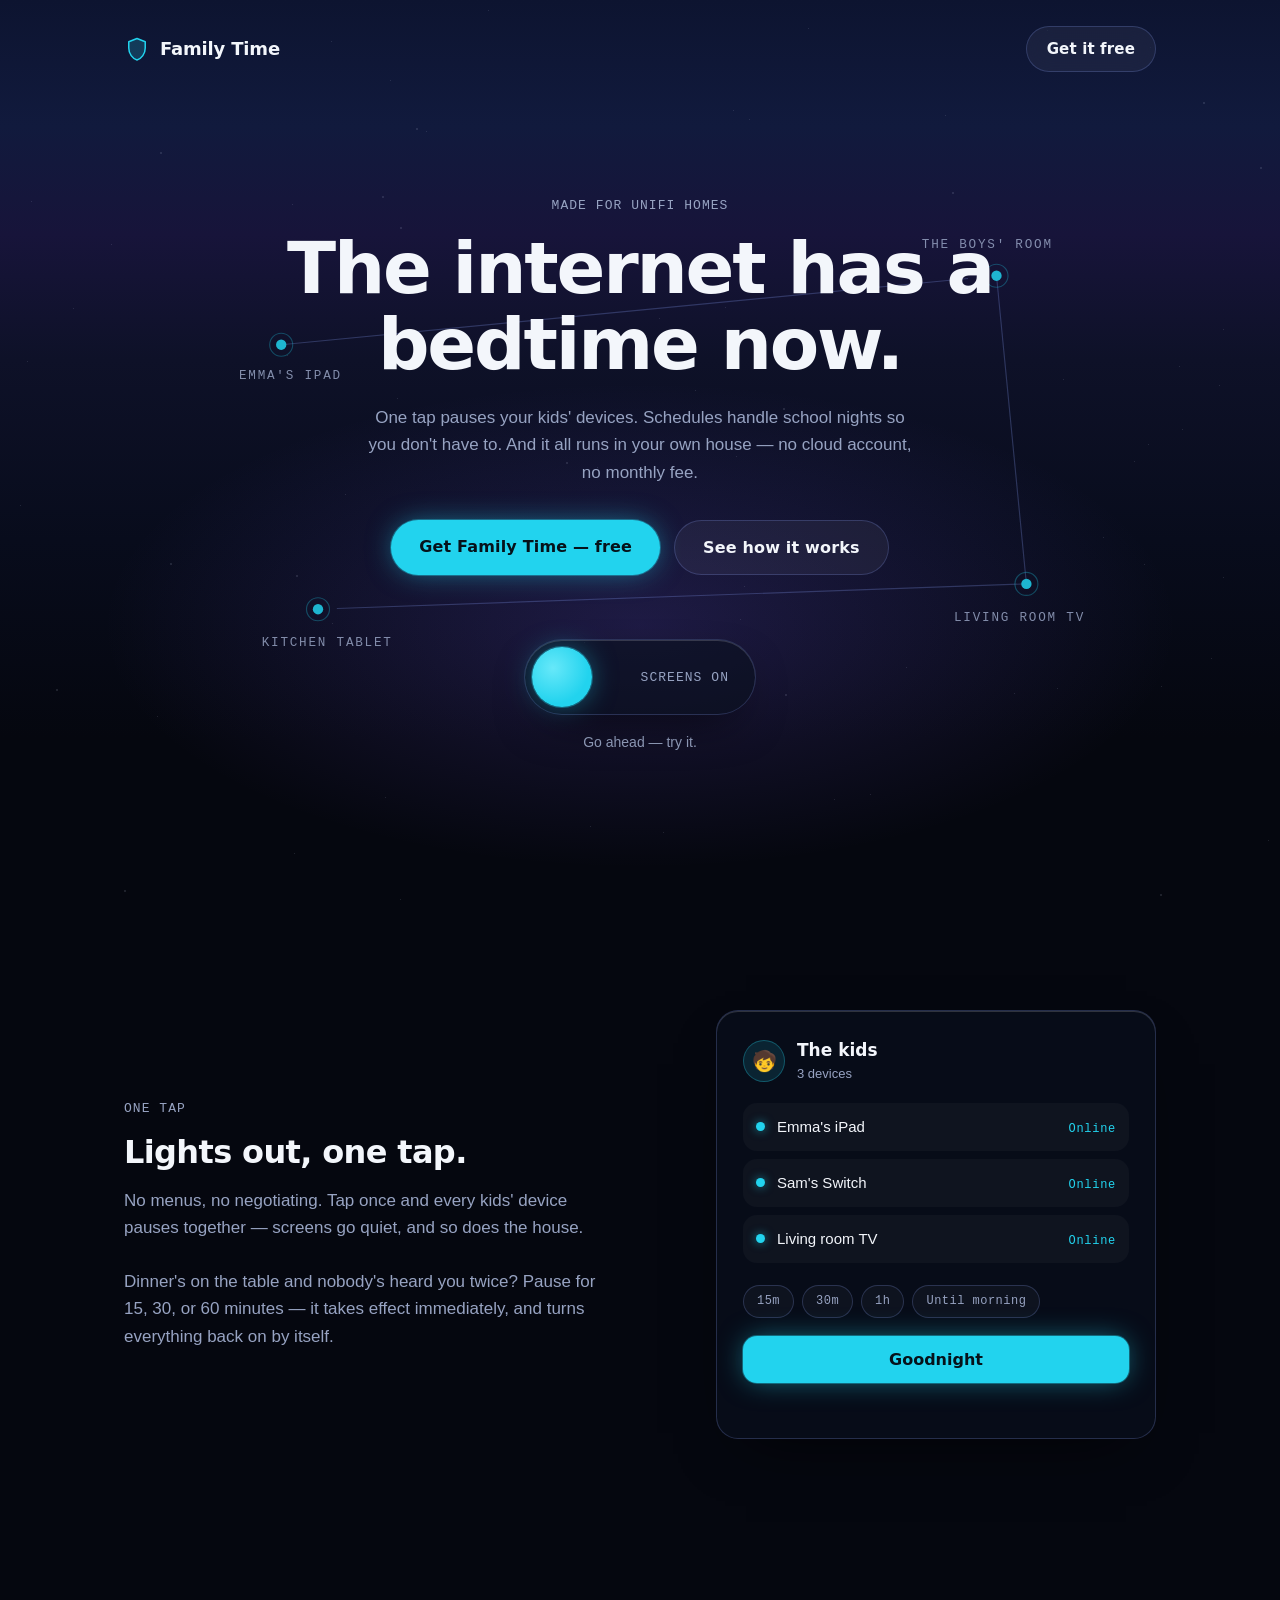
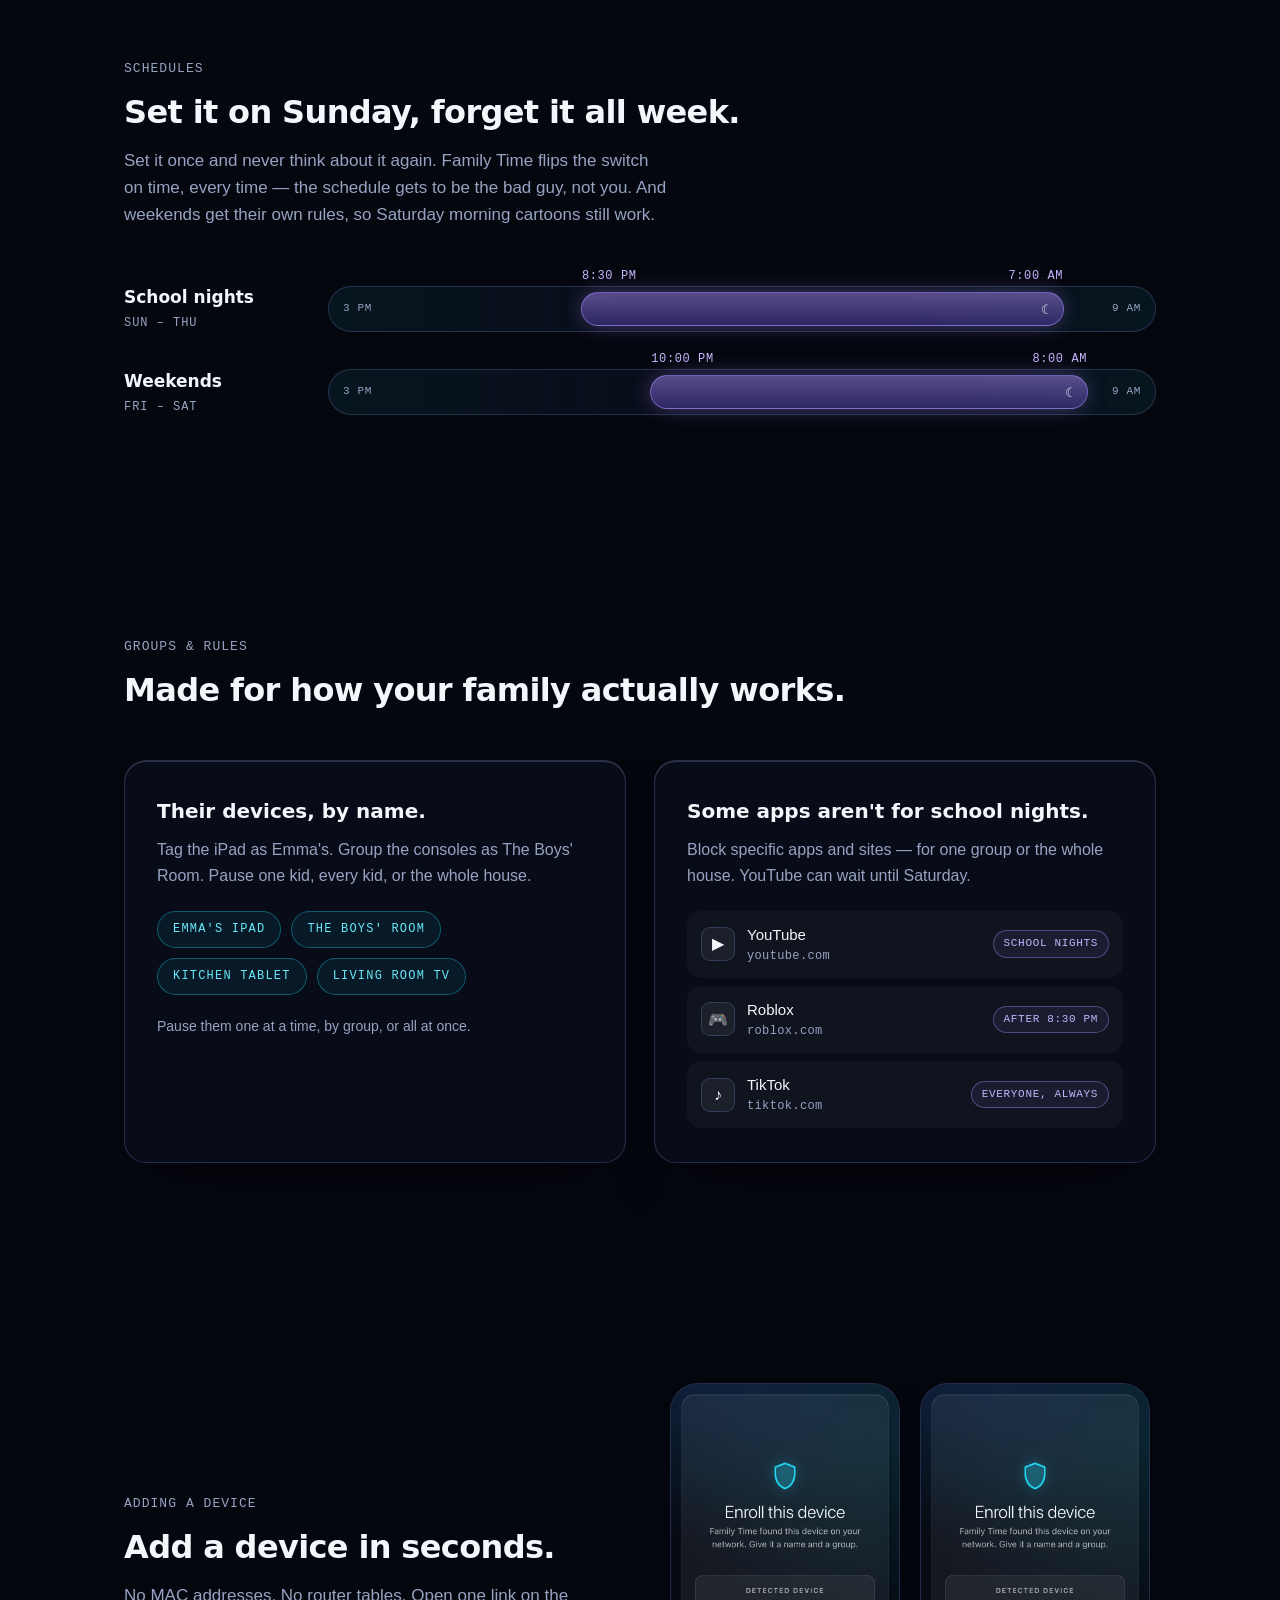
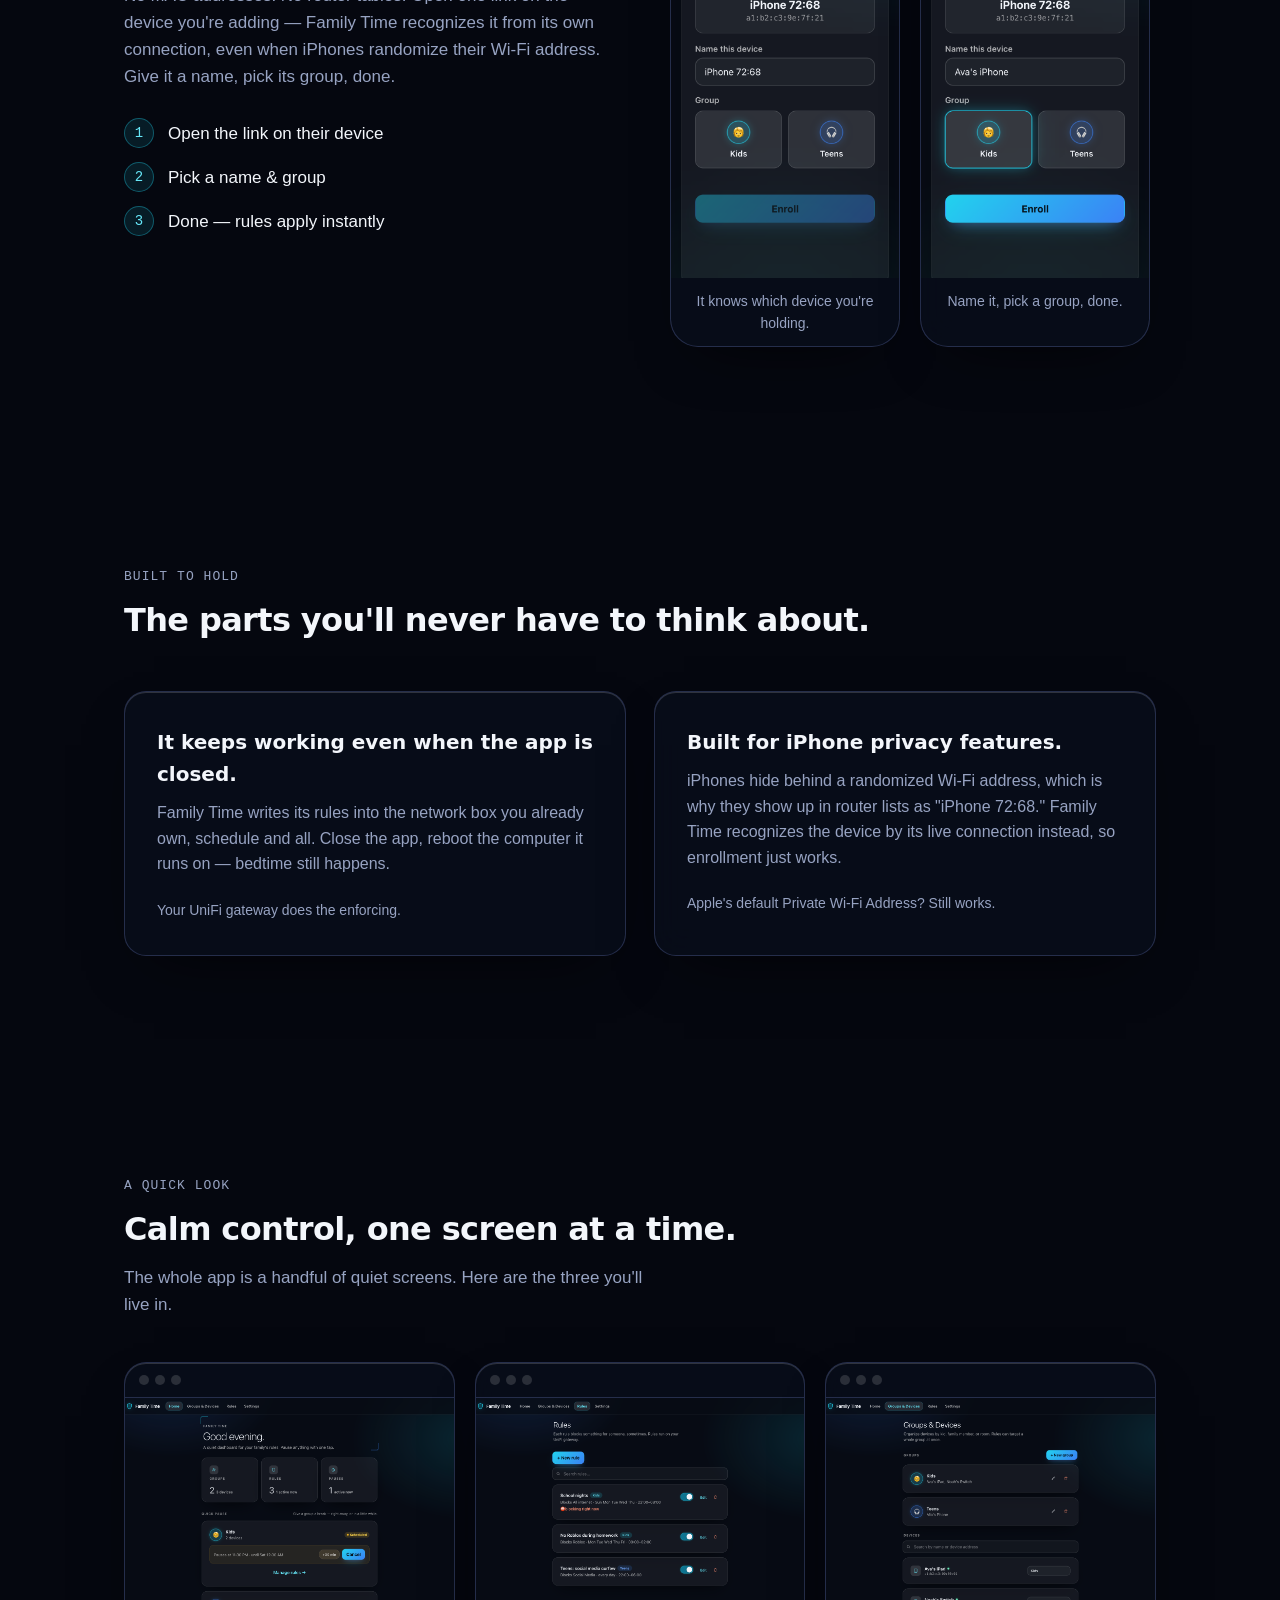
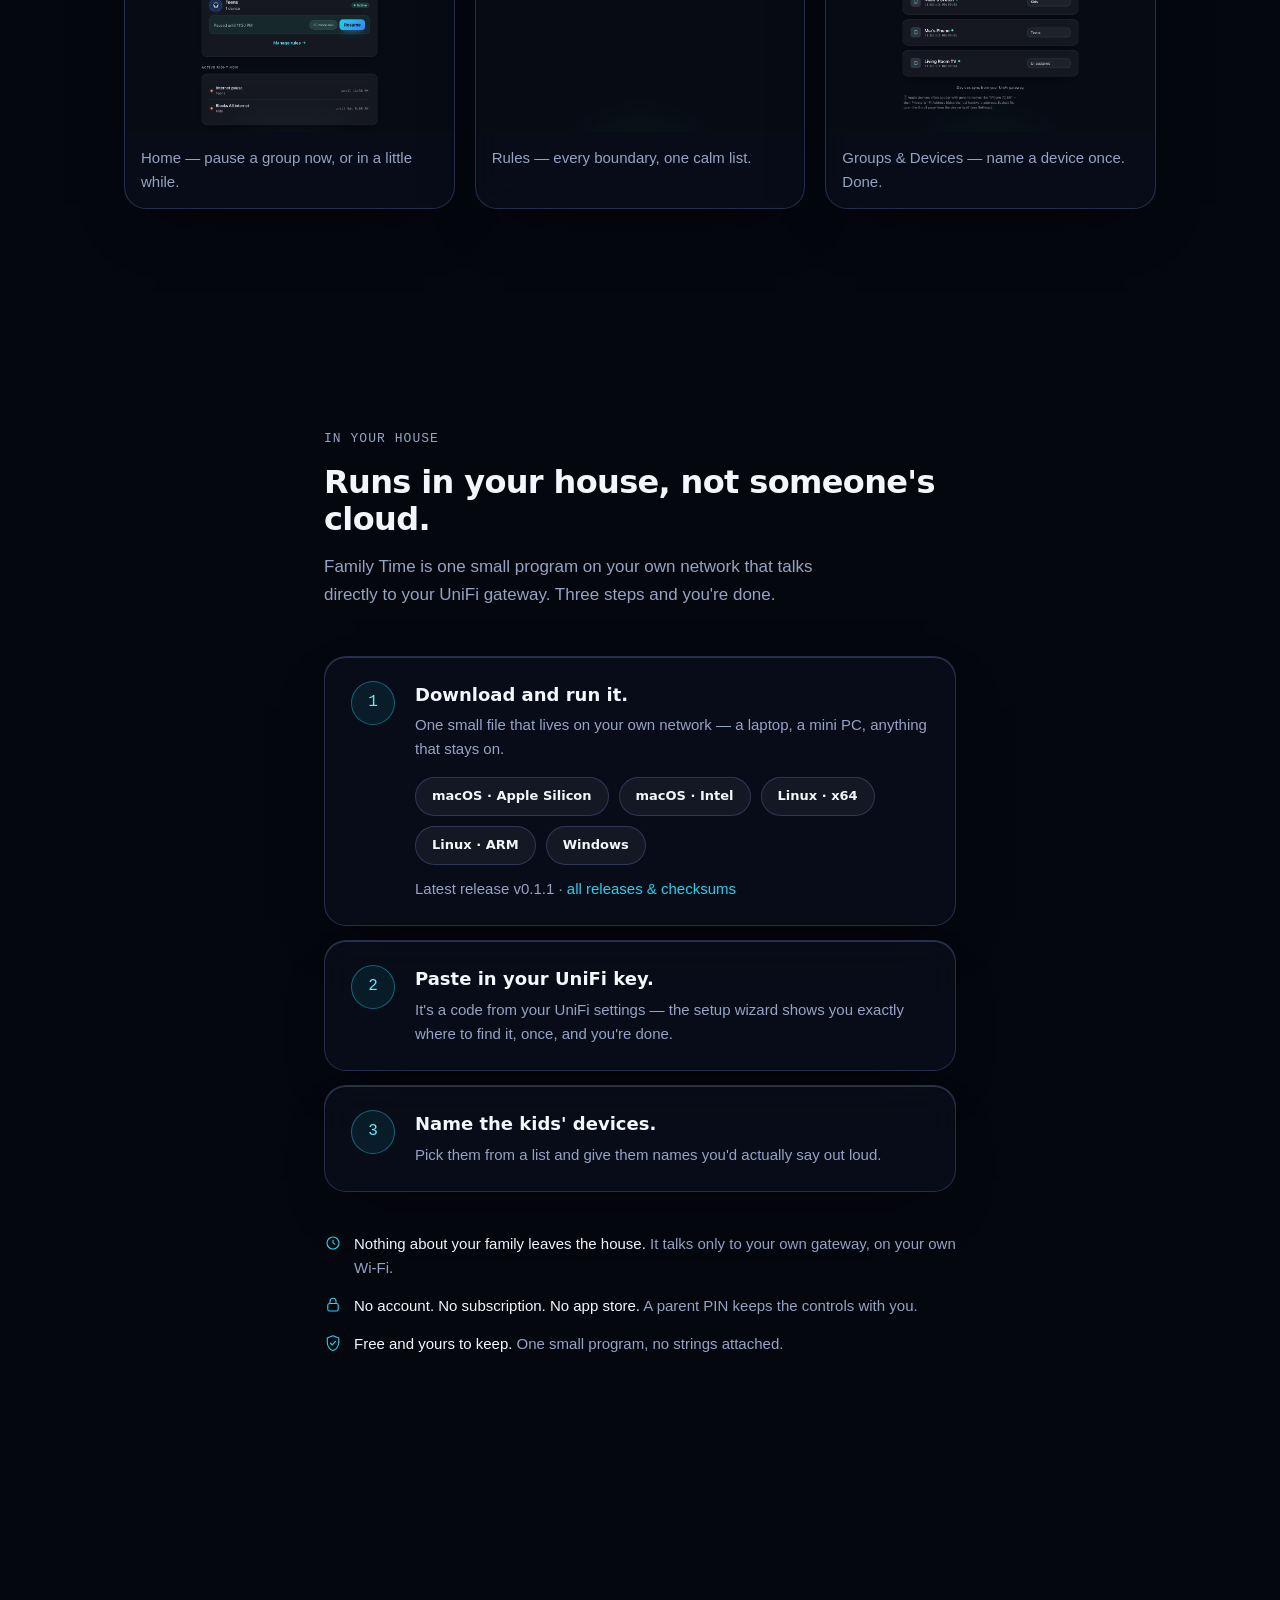
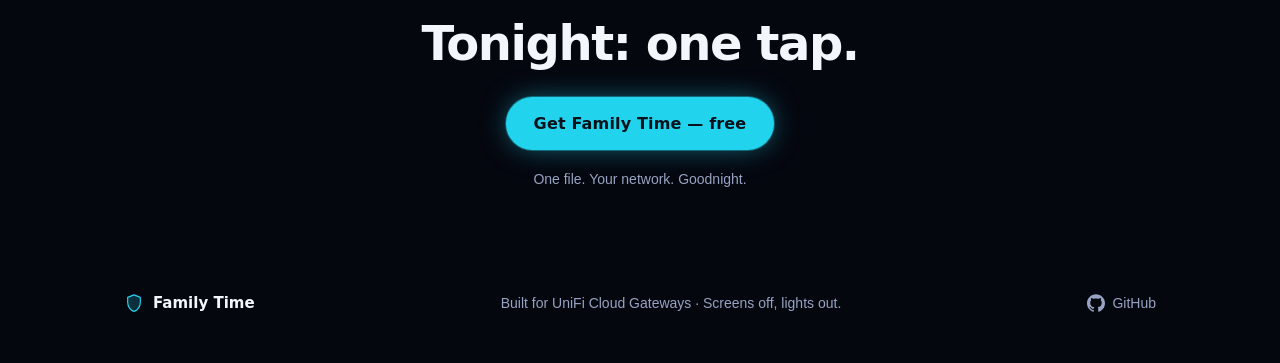
<file: landing/index.html>
<!doctype html>
<html lang="en">
<head>
<meta charset="utf-8">
<meta name="viewport" content="width=device-width, initial-scale=1">
<meta name="theme-color" content="#05070f">
<meta name="description" content="Family Time — one-tap screen-time control for homes with a UniFi gateway. Pause kids' devices, set school-night schedules, block apps by name. No cloud, no subscription.">
<title>Family Time — the internet has a bedtime now</title>
<link rel="icon" href="data:image/svg+xml,%3Csvg xmlns='http://www.w3.org/2000/svg' viewBox='0 0 32 32'%3E%3Crect width='32' height='32' rx='8' fill='%23070b14'/%3E%3Cpath d='M16 5L8 8v6c0 6 3.4 10 8 11.5C20.6 24 24 20 24 14V8l-8-3z' fill='%2322d3ee' fill-opacity='0.28' stroke='%2322d3ee' stroke-width='1.6'/%3E%3C/svg%3E">
<style>
/* ---------- tokens ---------- */
:root{
  --void:#05070f;
  --void-2:#0a0f1c;
  --panel:rgba(11,17,32,.62);
  --panel-solid:#0b1120;
  --text:#f3f6fb;
  --dim:#97a3c2;
  --cyan:#22d3ee;
  --cyan-bright:#67e8f9;
  --violet:#a78bfa;
  --violet-bright:#c4b5fd;
  --edge:rgba(143,165,255,.22);
  --edge-hi:rgba(255,255,255,.16);
  --ink:#06121a;
  --font-display:"Space Grotesk","Avenir Next","Segoe UI Variable Display",system-ui,sans-serif;
  --font-body:Inter,-apple-system,BlinkMacSystemFont,"Segoe UI",Roboto,sans-serif;
  --font-mono:ui-monospace,"SF Mono","Cascadia Code",Menlo,Consolas,monospace;
  --radius-lg:22px;
  --radius-md:14px;
  --glow-cyan:0 0 0 1px rgba(34,211,238,.35),0 0 28px -4px rgba(34,211,238,.55);
  --glow-violet:0 0 0 1px rgba(167,139,250,.35),0 0 28px -4px rgba(167,139,250,.55);
  --dur-sky:1.6s;
}
*{margin:0;padding:0;box-sizing:border-box}
html{scroll-behavior:smooth}
body{
  background:var(--void);
  color:var(--text);
  font-family:var(--font-body);
  font-size:1.0625rem;
  line-height:1.6;
  overflow-x:hidden;
}
::selection{background:rgba(34,211,238,.35)}

/* ---------- the sky ---------- */
.sky{
  position:absolute;inset:0;z-index:-3;
  background:
    linear-gradient(180deg,
      #0d1430 0%,
      #111a3d 14%,
      #17143a 26%,
      #0e1128 40%,
      #080c1c 60%,
      var(--void) 82%);
}
.sky::after{ /* violet dusk horizon low in the hero */
  content:"";position:absolute;left:0;right:0;top:38vh;height:70vh;
  background:radial-gradient(60% 55% at 50% 45%,rgba(124,93,250,.20),transparent 70%);
}
.sky-night{
  position:fixed;inset:0;z-index:-2;pointer-events:none;
  background:radial-gradient(120% 90% at 50% 0%,#070b17 0%,var(--void) 60%);
  opacity:0;transition:opacity var(--dur-sky) ease;
}
body.asleep .sky-night{opacity:.94}
.stars{position:fixed;inset:0;z-index:-1;pointer-events:none}
.stars span{
  position:absolute;border-radius:50%;
  background:#dbe6ff;
  opacity:.16;
  transition:opacity 1.2s ease;
}
body.asleep .stars span{opacity:var(--o,.9)}
@keyframes twinkle{0%,100%{transform:scale(1)}50%{transform:scale(.45)}}
body.asleep .stars span.tw{animation:twinkle 4s ease-in-out infinite}

/* ---------- shared layout ---------- */
.wrap{max-width:1080px;margin:0 auto;padding:0 24px}
section{padding:110px 0}
.eyebrow{
  font-family:var(--font-mono);font-size:.8125rem;font-weight:500;
  letter-spacing:.08em;text-transform:uppercase;color:var(--dim);
  margin-bottom:14px;
}
h1,h2,h3{font-family:var(--font-display);font-weight:600;color:var(--text)}
h2{font-size:2rem;letter-spacing:-.02em;line-height:1.15;margin-bottom:16px}
h3{font-size:1.25rem;margin-bottom:10px}
.lede{color:var(--dim);max-width:34rem}
.lede b{color:var(--text);font-weight:500}

/* glass panel */
.glass{
  background:var(--panel);
  -webkit-backdrop-filter:blur(16px);backdrop-filter:blur(16px);
  border:1px solid var(--edge);
  border-radius:var(--radius-lg);
  box-shadow:0 24px 60px -30px rgba(0,0,0,.8),inset 0 1px 0 var(--edge-hi);
}

/* buttons */
.btn{
  display:inline-block;font-family:var(--font-display);font-weight:600;
  font-size:1rem;text-decoration:none;border-radius:999px;
  padding:14px 28px;letter-spacing:.01em;cursor:pointer;border:0;
  transition:transform .2s ease,box-shadow .2s ease,background .2s ease;
}
.btn-primary{background:var(--cyan);color:var(--ink);box-shadow:var(--glow-cyan)}
.btn-primary:hover{background:var(--cyan-bright);transform:translateY(-2px)}
.btn-ghost{
  background:rgba(255,255,255,.05);color:var(--text);
  border:1px solid var(--edge);
  -webkit-backdrop-filter:blur(12px);backdrop-filter:blur(12px);
}
.btn-ghost:hover{border-color:rgba(143,165,255,.45);transform:translateY(-2px)}
a:focus-visible,button:focus-visible{outline:2px solid var(--cyan);outline-offset:3px;border-radius:8px}
.btn:focus-visible{border-radius:999px}

/* download links */
.dl-row{display:flex;flex-wrap:wrap;gap:10px;margin-top:16px}
.dl-btn{
  font-family:var(--font-display);font-weight:600;font-size:.8125rem;
  color:var(--text);text-decoration:none;border-radius:999px;padding:8px 16px;
  background:rgba(255,255,255,.05);border:1px solid var(--edge);
  transition:border-color .2s ease,transform .2s ease;
}
.dl-btn:hover{border-color:rgba(34,211,238,.5);transform:translateY(-1px)}
.dl-note{font-size:.8125rem;color:var(--dim);margin-top:12px}
.dl-note a{color:var(--cyan);text-decoration:none}
.dl-note a:hover{text-decoration:underline}

/* ---------- nav ---------- */
nav{position:absolute;top:0;left:0;right:0;z-index:10;padding:26px 0}
nav .wrap{display:flex;align-items:center;justify-content:space-between}
.brand{display:flex;align-items:center;gap:10px;text-decoration:none}
.brand svg{display:block}
.wordmark{font-family:var(--font-display);font-weight:600;font-size:1.125rem;color:var(--text);letter-spacing:-.01em}
.nav-cta{font-size:.9375rem;padding:10px 20px}

/* ---------- hero ---------- */
.hero{
  min-height:100svh;display:flex;flex-direction:column;justify-content:center;
  text-align:center;position:relative;padding:140px 0 90px;
}
.hero h1{
  font-size:clamp(2.6rem,6vw,4.5rem);
  letter-spacing:-.03em;line-height:1.05;
  max-width:15ch;margin:0 auto 22px;
}
.hero .lede{margin:0 auto 34px}
.hero-ctas{display:flex;gap:14px;justify-content:center;flex-wrap:wrap;margin-bottom:64px}

/* constellation behind hero copy */
.constellation{
  position:absolute;inset:0;z-index:-1;pointer-events:none;
  display:flex;align-items:center;justify-content:center;
}
.constellation svg{width:min(920px,96vw);height:auto;opacity:.85}
.c-line{
  stroke:rgba(143,165,255,.30);stroke-width:1;
  stroke-dasharray:600;stroke-dashoffset:0;
  transition:opacity var(--dur-sky) ease;
}
body.asleep .c-line{opacity:.3}
.c-star{fill:var(--cyan);transition:fill .5s ease}
.c-halo{fill:none;stroke:rgba(34,211,238,.35);transition:stroke .5s ease}
body.asleep .c-star{fill:var(--violet)}
body.asleep .c-halo{stroke:rgba(167,139,250,.4)}
body.asleep .c-star.d2,body.asleep .c-halo.d2{transition-delay:.15s}
body.asleep .c-star.d3,body.asleep .c-halo.d3{transition-delay:.3s}
body.asleep .c-star.d4,body.asleep .c-halo.d4{transition-delay:.45s}
.c-label{
  font-family:var(--font-mono);font-size:11px;letter-spacing:.14em;
  fill:#97a3c2;
}

/* ---------- goodnight switch ---------- */
.gn-zone{display:flex;flex-direction:column;align-items:center;gap:16px}
.gn-switch{
  position:relative;width:232px;height:76px;border-radius:999px;
  background:var(--panel);
  -webkit-backdrop-filter:blur(16px);backdrop-filter:blur(16px);
  border:1px solid var(--edge);
  box-shadow:0 18px 50px -22px rgba(0,0,0,.85),inset 0 1px 0 var(--edge-hi);
  cursor:pointer;
}
.gn-label{
  position:absolute;top:50%;transform:translateY(-50%);
  font-family:var(--font-mono);font-size:.8125rem;font-weight:500;
  letter-spacing:.08em;text-transform:uppercase;color:var(--dim);
  transition:opacity .4s ease;white-space:nowrap;
}
.gn-label-on{right:26px;opacity:1}
.gn-label-bed{left:26px;opacity:0}
body.asleep .gn-label-on{opacity:0}
body.asleep .gn-label-bed{opacity:1}
.gn-thumb{
  position:absolute;top:7px;left:7px;width:60px;height:60px;border-radius:50%;
  background:radial-gradient(circle at 35% 35%,var(--cyan-bright),var(--cyan) 65%);
  box-shadow:var(--glow-cyan);
  overflow:hidden;
  transition:transform .6s cubic-bezier(.5,0,.2,1),background .6s ease,box-shadow .6s ease;
}
.gn-thumb::after{ /* the shadow disc that carves the crescent */
  content:"";position:absolute;top:0;left:0;width:60px;height:60px;border-radius:50%;
  background:var(--panel-solid);
  transform:translate(64px,-64px);
  transition:transform .6s cubic-bezier(.5,0,.2,1);
}
body.asleep .gn-thumb{
  transform:translateX(157px);
  background:radial-gradient(circle at 35% 35%,var(--violet-bright),var(--violet) 65%);
  box-shadow:var(--glow-violet);
}
body.asleep .gn-thumb::after{transform:translate(20px,-14px)}
.gn-hint{font-size:.875rem;color:var(--dim)}

/* ---------- section 2: one tap + app mock ---------- */
.split{display:grid;grid-template-columns:1fr 1fr;gap:64px;align-items:center}
.mock{padding:26px;max-width:440px;justify-self:end;width:100%}
.mock-head{display:flex;align-items:center;gap:12px;margin-bottom:18px}
.avatar{
  width:42px;height:42px;border-radius:50%;display:flex;align-items:center;justify-content:center;
  font-size:20px;background:rgba(34,211,238,.12);border:1px solid rgba(34,211,238,.3);
}
.mock-head h3{margin:0;font-size:1.0625rem}
.mock-head .sub{font-size:.8125rem;color:var(--dim)}
.badge{
  margin-left:auto;font-family:var(--font-mono);font-size:.6875rem;letter-spacing:.08em;
  text-transform:uppercase;color:var(--violet-bright);
  border:1px solid rgba(167,139,250,.4);border-radius:999px;padding:4px 10px;
  opacity:0;transition:opacity .5s ease;
}
body.asleep .badge{opacity:1}
.mock-rows{display:flex;flex-direction:column;gap:2px;margin-bottom:16px}
.mock-row{
  display:flex;align-items:center;gap:12px;padding:11px 12px;
  border-radius:var(--radius-md);background:rgba(255,255,255,.03);
  border:1px solid transparent;margin-bottom:6px;
}
.dot{width:9px;height:9px;border-radius:50%;background:var(--cyan);box-shadow:0 0 10px rgba(34,211,238,.6);transition:background .5s ease,box-shadow .5s ease}
body.asleep .dot{background:var(--violet);box-shadow:0 0 10px rgba(167,139,250,.6)}
body.asleep .mock-row:nth-child(2) .dot{transition-delay:.12s}
body.asleep .mock-row:nth-child(3) .dot{transition-delay:.24s}
.mock-row p{font-size:.9375rem}
.dstate{margin-left:auto;font-family:var(--font-mono);font-size:.75rem;letter-spacing:.06em;position:relative;width:56px;text-align:right;height:1.1em}
.dstate span{position:absolute;right:0;top:0;transition:opacity .5s ease}
.dstate .on{color:var(--cyan);opacity:1}
.dstate .off{color:var(--violet-bright);opacity:0}
body.asleep .dstate .on{opacity:0}
body.asleep .dstate .off{opacity:1}
.chips{display:flex;gap:8px;flex-wrap:wrap;margin-bottom:18px}
.chip{
  font-family:var(--font-mono);font-size:.75rem;letter-spacing:.04em;color:var(--dim);
  border:1px solid var(--edge);border-radius:999px;padding:6px 13px;
  background:rgba(255,255,255,.03);
}
.mock-btn{
  width:100%;padding:14px;border-radius:var(--radius-md);border:0;cursor:pointer;
  font-family:var(--font-display);font-weight:600;font-size:1rem;
  background:var(--cyan);color:var(--ink);box-shadow:var(--glow-cyan);
  transition:background .5s ease,box-shadow .5s ease,color .5s ease;
  position:relative;
}
body.asleep .mock-btn{background:var(--violet);box-shadow:var(--glow-violet);color:#160f2e}
.mock-btn .bl{position:absolute;inset:0;display:flex;align-items:center;justify-content:center;transition:opacity .4s ease}
.mock-btn .bl-good{opacity:1}
.mock-btn .bl-resume{opacity:0}
body.asleep .mock-btn .bl-good{opacity:0}
body.asleep .mock-btn .bl-resume{opacity:1}
.mock-note{
  text-align:center;font-size:.8125rem;color:var(--dim);
  margin-top:14px;margin-bottom:-6px;opacity:0;transition:opacity .6s ease .5s;
}
body.asleep .mock-note{opacity:1}

/* ---------- section 3: schedules ---------- */
.timelines{display:flex;flex-direction:column;gap:34px;margin-top:56px}
.tl-row{display:grid;grid-template-columns:180px 1fr;gap:24px;align-items:center}
.tl-name{font-family:var(--font-display);font-weight:600;font-size:1.0625rem}
.tl-name small{display:block;font-family:var(--font-mono);font-weight:400;font-size:.75rem;letter-spacing:.08em;color:var(--dim);margin-top:3px;text-transform:uppercase}
.tl-track{
  position:relative;height:46px;border-radius:999px;
  background:linear-gradient(90deg,rgba(34,211,238,.07),rgba(11,17,32,.75) 35%,rgba(11,17,32,.75) 70%,rgba(34,211,238,.07));
  border:1px solid var(--edge);
}
.tl-tick{
  position:absolute;top:50%;transform:translateY(-50%);
  font-family:var(--font-mono);font-size:.6875rem;letter-spacing:.06em;color:var(--dim);
}
.tl-tick.l{left:14px}
.tl-tick.r{right:14px}
.tl-window{
  position:absolute;top:5px;bottom:5px;left:var(--start);width:var(--w);
  border-radius:999px;
  background:linear-gradient(180deg,rgba(167,139,250,.5),rgba(124,93,250,.32));
  border:1px solid rgba(167,139,250,.55);
  box-shadow:0 0 22px -4px rgba(167,139,250,.5);
  transform:scaleX(0);transform-origin:left center;
  transition:transform 1.1s cubic-bezier(.4,0,.2,1);
}
.inview .tl-window{transform:scaleX(1)}
.tl-time{
  position:absolute;top:-26px;font-family:var(--font-mono);font-size:.75rem;
  letter-spacing:.05em;color:var(--violet-bright);white-space:nowrap;
  opacity:0;transition:opacity .6s ease .7s;
}
.inview .tl-time{opacity:1}
.tl-time.l{left:0}
.tl-time.r{right:0}
.tl-moon{position:absolute;right:10px;top:50%;transform:translateY(-50%);font-size:13px;line-height:1;opacity:.9}

/* ---------- section 4: two cards ---------- */
.cards2{display:grid;grid-template-columns:1fr 1fr;gap:28px;margin-top:52px}
.card{padding:34px 32px}
.card .lede{font-size:1rem;margin-bottom:22px}
.tagchips{display:flex;flex-wrap:wrap;gap:10px;margin-bottom:20px}
.tagchip{
  font-family:var(--font-mono);font-size:.75rem;letter-spacing:.1em;
  color:var(--cyan-bright);border:1px solid rgba(34,211,238,.35);
  background:rgba(34,211,238,.07);border-radius:999px;padding:8px 15px;
}
.foot-note{font-size:.875rem;color:var(--dim)}
.block-list{list-style:none;display:flex;flex-direction:column;gap:8px}
.block-list li{
  display:flex;align-items:center;gap:12px;padding:12px 14px;
  border-radius:var(--radius-md);background:rgba(255,255,255,.03);
}
.block-list .site{font-size:.9375rem}
.block-list .site small{display:block;font-family:var(--font-mono);font-size:.75rem;color:var(--dim);letter-spacing:.03em}
.rule-tag{
  margin-left:auto;font-family:var(--font-mono);font-size:.6875rem;letter-spacing:.06em;
  text-transform:uppercase;color:var(--violet-bright);
  border:1px solid rgba(167,139,250,.4);background:rgba(167,139,250,.08);
  border-radius:999px;padding:4px 10px;white-space:nowrap;
}
.b-ico{width:34px;height:34px;border-radius:9px;display:flex;align-items:center;justify-content:center;font-size:16px;background:rgba(255,255,255,.05);border:1px solid var(--edge)}

/* ---------- section 5: how it works ---------- */
.how{max-width:680px;margin:0 auto}
.steps{counter-reset:step;display:flex;flex-direction:column;gap:14px;margin:48px 0 40px}
.step{display:flex;gap:20px;padding:24px 26px}
.step-n{
  counter-increment:step;flex:none;width:44px;height:44px;border-radius:50%;
  display:flex;align-items:center;justify-content:center;
  font-family:var(--font-mono);font-size:1rem;color:var(--cyan-bright);
  border:1px solid rgba(34,211,238,.4);background:rgba(34,211,238,.08);
}
.step-n::before{content:counter(step)}
.step h3{font-size:1.125rem;margin-bottom:4px}
.step p{color:var(--dim);font-size:.9375rem}
.trust{list-style:none;display:flex;flex-direction:column;gap:14px}
.trust li{display:flex;gap:12px;color:var(--dim);font-size:.9375rem;align-items:flex-start}
.trust li b{color:var(--text);font-weight:500}
.trust .t-ico{flex:none;margin-top:2px}

/* ---------- final ---------- */
.final{text-align:center;padding:150px 0 60px}
.final h2{font-size:clamp(2rem,4.5vw,3rem);letter-spacing:-.03em;margin-bottom:26px}
.final .gn-hint{margin-top:18px}
footer{padding:40px 0 48px}
footer .wrap{display:flex;align-items:center;justify-content:space-between;gap:16px;flex-wrap:wrap}
footer p{font-size:.875rem;color:var(--dim)}
footer .fbrand{display:flex;align-items:center;gap:9px}
footer .fbrand span{font-family:var(--font-display);font-weight:600;font-size:.9375rem;color:var(--text)}
footer .f-git{display:flex;align-items:center;gap:7px;font-size:.875rem;color:var(--dim);text-decoration:none;transition:color .2s ease}
footer .f-git:hover{color:var(--text)}
footer .f-git svg{fill:currentColor}

/* ---------- reveal on load / scroll ---------- */
@keyframes fadeUp{from{opacity:0;transform:translateY(8px)}to{opacity:1;transform:none}}
.rise{animation:fadeUp .7s ease both}
.rise.r2{animation-delay:.06s}
.rise.r3{animation-delay:.12s}
.rise.r4{animation-delay:.18s}
.rise.r5{animation-delay:.24s}
@keyframes drawline{from{stroke-dashoffset:600}to{stroke-dashoffset:0}}
.c-line{animation:drawline 1.2s ease .3s both}

/* ---------- reduced motion ---------- */
@media (prefers-reduced-motion:reduce){
  html{scroll-behavior:auto}
  *,*::before,*::after{transition-duration:.15s !important;animation:none !important}
  .rise{opacity:1;transform:none}
  .c-line{stroke-dashoffset:0}
  .tl-window{transform:scaleX(1)}
  .tl-time{opacity:1}
}

/* ---------- responsive ---------- */
@media (max-width:860px){
  section{padding:80px 0}
  .split{grid-template-columns:1fr;gap:44px}
  .mock{justify-self:stretch;max-width:none}
  .cards2{grid-template-columns:1fr}
  .tl-row{grid-template-columns:1fr;gap:36px}
  .tl-name{margin-bottom:-22px}
  .constellation svg{opacity:.4}
  .hero{padding-top:120px}
}
@media (max-width:480px){
  .hero h1{font-size:2.35rem}
  .hero-ctas .btn{width:100%;text-align:center}
  .step{flex-direction:column;gap:12px}
}

/* ---------- screens: gallery + enrollment ---------- */
.shots{display:grid;grid-template-columns:repeat(3,1fr);gap:20px;margin-top:44px}
.shot{overflow:hidden;padding:0;margin:0}
.shot-bar{display:flex;gap:6px;padding:12px 14px;border-bottom:1px solid var(--edge)}
.shot-bar span{width:10px;height:10px;border-radius:50%;background:rgba(255,255,255,.14)}
.shot img{display:block;width:100%;height:auto}
.shot figcaption{padding:14px 16px;color:var(--dim);font-size:.9375rem}
.enroll-grid{display:grid;grid-template-columns:1fr 1fr;gap:48px;align-items:center}
.enroll-steps{list-style:none;margin-top:28px;display:grid;gap:14px}
.enroll-steps li{display:flex;align-items:center;gap:14px;color:var(--text)}
.enroll-step-n{width:30px;height:30px;border-radius:50%;flex:none;display:inline-flex;align-items:center;justify-content:center;
  font-family:var(--font-mono);font-size:.875rem;color:var(--cyan-bright);
  background:rgba(34,211,238,.10);border:1px solid rgba(34,211,238,.35)}
.enroll-shots{display:flex;gap:20px;justify-content:center}
.phone{overflow:hidden;padding:0;margin:0;max-width:230px;border-radius:28px}
.phone img{display:block;width:100%;height:auto}
.phone figcaption{padding:12px 14px;color:var(--dim);font-size:.875rem;text-align:center}
@media (max-width:880px){
  .shots{grid-template-columns:1fr}
  .enroll-grid{grid-template-columns:1fr;gap:36px}
  .enroll-shots{flex-wrap:wrap}
}
</style>
</head>
<body>

<div class="sky" aria-hidden="true"></div>
<div class="sky-night" aria-hidden="true"></div>
<div class="stars" id="stars" aria-hidden="true"></div>

<nav>
  <div class="wrap">
    <a class="brand" href="#">
      <svg viewBox="0 0 24 24" width="26" height="26" fill="none" aria-hidden="true"><path d="M12 2.3L4.4 5.3V11C4.4 16.4 7.8 20.9 12 22.1C16.2 20.9 19.6 16.4 19.6 11V5.3L12 2.3Z" fill="#22d3ee" fill-opacity="0.2" stroke="#22d3ee" stroke-width="1.4" stroke-linejoin="round"/></svg>
      <span class="wordmark">Family Time</span>
    </a>
    <a class="btn btn-ghost nav-cta" href="#how">Get it free</a>
  </div>
</nav>

<!-- ============ HERO ============ -->
<header class="hero">
  <div class="constellation" aria-hidden="true">
    <svg viewBox="0 0 800 420">
      <line class="c-line" x1="88" y1="118" x2="710" y2="58"/>
      <line class="c-line" x1="710" y1="58" x2="736" y2="326"/>
      <line class="c-line" x1="736" y1="326" x2="120" y2="348"/>
      <circle class="c-halo d1" cx="88" cy="118" r="10"/>
      <circle class="c-star d1" cx="88" cy="118" r="4.5"/>
      <text class="c-label" x="96" y="148" text-anchor="middle">EMMA'S IPAD</text>
      <circle class="c-halo d2" cx="710" cy="58" r="10"/>
      <circle class="c-star d2" cx="710" cy="58" r="4.5"/>
      <text class="c-label" x="702" y="34" text-anchor="middle">THE BOYS' ROOM</text>
      <circle class="c-halo d3" cx="736" cy="326" r="10"/>
      <circle class="c-star d3" cx="736" cy="326" r="4.5"/>
      <text class="c-label" x="730" y="358" text-anchor="middle">LIVING ROOM TV</text>
      <circle class="c-halo d4" cx="120" cy="348" r="10"/>
      <circle class="c-star d4" cx="120" cy="348" r="4.5"/>
      <text class="c-label" x="128" y="380" text-anchor="middle">KITCHEN TABLET</text>
    </svg>
  </div>
  <div class="wrap">
    <p class="eyebrow rise">Made for UniFi homes</p>
    <h1 class="rise r2">The internet has a bedtime now.</h1>
    <p class="lede rise r3" style="text-align:center">One tap pauses your kids' devices. Schedules handle school nights so you don't have to. And it all runs in your own house — no cloud account, no monthly fee.</p>
    <div class="hero-ctas rise r4">
      <a class="btn btn-primary" href="#how">Get Family Time — free</a>
      <a class="btn btn-ghost" href="#onetap">See how it works</a>
    </div>
    <div class="gn-zone rise r5">
      <button class="gn-switch" id="gnSwitch" aria-pressed="false" aria-label="Goodnight switch">
        <span class="gn-label gn-label-bed">Bedtime</span>
        <span class="gn-label gn-label-on">Screens on</span>
        <span class="gn-thumb" aria-hidden="true"></span>
      </button>
      <p class="gn-hint">Go ahead — try it.</p>
    </div>
  </div>
</header>

<!-- ============ ONE TAP ============ -->
<section id="onetap">
  <div class="wrap split">
    <div>
      <p class="eyebrow">One tap</p>
      <h2>Lights out, one tap.</h2>
      <p class="lede">No menus, no negotiating. Tap once and every kids' device pauses together — screens go quiet, and so does the house.</p>
      <br>
      <p class="lede">Dinner's on the table and nobody's heard you twice? Pause for 15, 30, or 60 minutes — it takes effect immediately, and turns everything back on by itself.</p>
    </div>
    <div class="mock glass" aria-label="Preview of the Family Time app">
      <div class="mock-head">
        <span class="avatar" aria-hidden="true">🧒</span>
        <div>
          <h3>The kids</h3>
          <p class="sub">3 devices</p>
        </div>
        <span class="badge">Asleep</span>
      </div>
      <div class="mock-rows">
        <div class="mock-row">
          <span class="dot" aria-hidden="true"></span>
          <p>Emma's iPad</p>
          <span class="dstate"><span class="on">Online</span><span class="off">Asleep</span></span>
        </div>
        <div class="mock-row">
          <span class="dot" aria-hidden="true"></span>
          <p>Sam's Switch</p>
          <span class="dstate"><span class="on">Online</span><span class="off">Asleep</span></span>
        </div>
        <div class="mock-row">
          <span class="dot" aria-hidden="true"></span>
          <p>Living room TV</p>
          <span class="dstate"><span class="on">Online</span><span class="off">Asleep</span></span>
        </div>
      </div>
      <div class="chips" aria-hidden="true">
        <span class="chip">15m</span><span class="chip">30m</span><span class="chip">1h</span><span class="chip">Until morning</span>
      </div>
      <button class="mock-btn" id="mockBtn" aria-pressed="false" aria-label="Goodnight — pause these devices">
        <span class="bl bl-good">Goodnight</span>
        <span class="bl bl-resume">Resume</span>
        &nbsp;
      </button>
      <p class="mock-note" aria-hidden="true">That's it. That's the whole app.</p>
    </div>
  </div>
</section>

<!-- ============ SCHEDULES ============ -->
<section id="schedules">
  <div class="wrap">
    <p class="eyebrow">Schedules</p>
    <h2>Set it on Sunday, forget it all week.</h2>
    <p class="lede">Set it once and never think about it again. Family Time flips the switch on time, every time — the schedule gets to be the bad guy, not you. And weekends get their own rules, so Saturday morning cartoons still work.</p>
    <div class="timelines" id="tl">
      <div class="tl-row">
        <p class="tl-name">School nights<small>Sun – Thu</small></p>
        <div class="tl-track">
          <span class="tl-tick l" aria-hidden="true">3 PM</span>
          <div class="tl-window" style="--start:30.5%;--w:58.5%">
            <span class="tl-time l">8:30 PM</span>
            <span class="tl-time r">7:00 AM</span>
            <span class="tl-moon" aria-hidden="true">☾</span>
          </div>
          <span class="tl-tick r" aria-hidden="true">9 AM</span>
        </div>
      </div>
      <div class="tl-row">
        <p class="tl-name">Weekends<small>Fri – Sat</small></p>
        <div class="tl-track">
          <span class="tl-tick l" aria-hidden="true">3 PM</span>
          <div class="tl-window" style="--start:38.9%;--w:53%">
            <span class="tl-time l">10:00 PM</span>
            <span class="tl-time r">8:00 AM</span>
            <span class="tl-moon" aria-hidden="true">☾</span>
          </div>
          <span class="tl-tick r" aria-hidden="true">9 AM</span>
        </div>
      </div>
    </div>
  </div>
</section>

<!-- ============ DEVICES & BLOCKING ============ -->
<section id="devices">
  <div class="wrap">
    <p class="eyebrow">Groups &amp; rules</p>
    <h2>Made for how your family actually works.</h2>
    <div class="cards2">
      <div class="card glass">
        <h3>Their devices, by name.</h3>
        <p class="lede">Tag the iPad as Emma's. Group the consoles as The Boys' Room. Pause one kid, every kid, or the whole house.</p>
        <div class="tagchips" aria-hidden="true">
          <span class="tagchip">EMMA'S IPAD</span>
          <span class="tagchip">THE BOYS' ROOM</span>
          <span class="tagchip">KITCHEN TABLET</span>
          <span class="tagchip">LIVING ROOM TV</span>
        </div>
        <p class="foot-note">Pause them one at a time, by group, or all at once.</p>
      </div>
      <div class="card glass">
        <h3>Some apps aren't for school nights.</h3>
        <p class="lede">Block specific apps and sites — for one group or the whole house. YouTube can wait until Saturday.</p>
        <ul class="block-list">
          <li><span class="b-ico" aria-hidden="true">▶</span><span class="site">YouTube<small>youtube.com</small></span><span class="rule-tag">School nights</span></li>
          <li><span class="b-ico" aria-hidden="true">🎮</span><span class="site">Roblox<small>roblox.com</small></span><span class="rule-tag">After 8:30 PM</span></li>
          <li><span class="b-ico" aria-hidden="true">♪</span><span class="site">TikTok<small>tiktok.com</small></span><span class="rule-tag">Everyone, always</span></li>
        </ul>
      </div>
    </div>
  </div>
</section>

<!-- ============ ENROLLMENT ============ -->
<section id="enroll">
  <div class="wrap enroll-grid">
    <div>
      <p class="eyebrow">Adding a device</p>
      <h2>Add a device in seconds.</h2>
      <p class="lede">No MAC addresses. No router tables. Open one link on the device you're adding — Family Time recognizes it from its own connection, even when iPhones randomize their Wi-Fi address. Give it a name, pick its group, done.</p>
      <ol class="enroll-steps">
        <li><span class="enroll-step-n" aria-hidden="true">1</span>Open the link on their device</li>
        <li><span class="enroll-step-n" aria-hidden="true">2</span>Pick a name &amp; group</li>
        <li><span class="enroll-step-n" aria-hidden="true">3</span>Done — rules apply instantly</li>
      </ol>
    </div>
    <div class="enroll-shots">
      <figure class="phone glass">
        <img src="assets/enroll-found.png" width="390" height="844" loading="lazy" decoding="async"
             alt="Enrollment screen on a phone: Family Time found the visiting device and shows iPhone 72:68 with its network details.">
        <figcaption>It knows which device you're holding.</figcaption>
      </figure>
      <figure class="phone glass">
        <img src="assets/enroll-ready.png" width="390" height="844" loading="lazy" decoding="async"
             alt="Enrollment screen with the device renamed to Ava's iPhone and the Kids group selected, ready to finish.">
        <figcaption>Name it, pick a group, done.</figcaption>
      </figure>
    </div>
  </div>
</section>

<!-- ============ QUIET DIFFERENTIATORS ============ -->
<section id="sturdy">
  <div class="wrap">
    <p class="eyebrow">Built to hold</p>
    <h2>The parts you'll never have to think about.</h2>
    <div class="cards2">
      <div class="card glass">
        <h3>It keeps working even when the app is closed.</h3>
        <p class="lede">Family Time writes its rules into the network box you already own, schedule and all. Close the app, reboot the computer it runs on — bedtime still happens.</p>
        <p class="foot-note">Your UniFi gateway does the enforcing.</p>
      </div>
      <div class="card glass">
        <h3>Built for iPhone privacy features.</h3>
        <p class="lede">iPhones hide behind a randomized Wi-Fi address, which is why they show up in router lists as "iPhone 72:68." Family Time recognizes the device by its live connection instead, so enrollment just works.</p>
        <p class="foot-note">Apple's default Private Wi-Fi Address? Still works.</p>
      </div>
    </div>
  </div>
</section>

<!-- ============ SEE IT ============ -->
<section id="peek">
  <div class="wrap">
    <p class="eyebrow">A quick look</p>
    <h2>Calm control, one screen at a time.</h2>
    <p class="lede">The whole app is a handful of quiet screens. Here are the three you'll live in.</p>
    <div class="shots">
      <figure class="shot glass">
        <div class="shot-bar" aria-hidden="true"><span></span><span></span><span></span></div>
        <img src="assets/home.png" width="1280" height="1300" loading="lazy" decoding="async"
             alt="Family Time home screen: quick-pause cards for each group with 15 minute, 30 minute, one hour, until-morning options, a Starting selector to schedule the pause for a little later, and a scheduled pause showing when it will begin.">
        <figcaption>Home — pause a group now, or in a little while.</figcaption>
      </figure>
      <figure class="shot glass">
        <div class="shot-bar" aria-hidden="true"><span></span><span></span><span></span></div>
        <img src="assets/rules.png" width="1280" height="1300" loading="lazy" decoding="async"
             alt="Family Time rules screen: a searchable list of family rules like school-night YouTube blocks with on-off toggles.">
        <figcaption>Rules — every boundary, one calm list.</figcaption>
      </figure>
      <figure class="shot glass">
        <div class="shot-bar" aria-hidden="true"><span></span><span></span><span></span></div>
        <img src="assets/groups.png" width="1280" height="1300" loading="lazy" decoding="async"
             alt="Family Time groups and devices screen: kids' devices tagged by name and organized into groups.">
        <figcaption>Groups &amp; Devices — name a device once. Done.</figcaption>
      </figure>
    </div>
  </div>
</section>

<!-- ============ HOW IT WORKS ============ -->
<section id="how">
  <div class="wrap how">
    <p class="eyebrow">In your house</p>
    <h2>Runs in your house, not someone's cloud.</h2>
    <p class="lede">Family Time is one small program on your own network that talks directly to your UniFi gateway. Three steps and you're done.</p>
    <div class="steps">
      <div class="step glass">
        <span class="step-n" aria-hidden="true"></span>
        <div>
          <h3>Download and run it.</h3>
          <p>One small file that lives on your own network — a laptop, a mini PC, anything that stays on.</p>
          <div class="dl-row">
            <a class="dl-btn" data-download="darwin-arm64" href="https://github.com/dsandor/familytime/releases/download/v0.1.1/familytime_0.1.1_darwin_arm64.tar.gz">macOS · Apple Silicon</a>
            <a class="dl-btn" data-download="darwin-amd64" href="https://github.com/dsandor/familytime/releases/download/v0.1.1/familytime_0.1.1_darwin_amd64.tar.gz">macOS · Intel</a>
            <a class="dl-btn" data-download="linux-amd64" href="https://github.com/dsandor/familytime/releases/download/v0.1.1/familytime_0.1.1_linux_amd64.tar.gz">Linux · x64</a>
            <a class="dl-btn" data-download="linux-arm64" href="https://github.com/dsandor/familytime/releases/download/v0.1.1/familytime_0.1.1_linux_arm64.tar.gz">Linux · ARM</a>
            <a class="dl-btn" data-download="windows-amd64" href="https://github.com/dsandor/familytime/releases/download/v0.1.1/familytime_0.1.1_windows_amd64.zip">Windows</a>
          </div>
          <p class="dl-note">Latest release <span id="dl-version">v0.1.1</span> · <a href="https://github.com/dsandor/familytime/releases">all releases &amp; checksums</a></p>
        </div>
      </div>
      <div class="step glass">
        <span class="step-n" aria-hidden="true"></span>
        <div>
          <h3>Paste in your UniFi key.</h3>
          <p>It's a code from your UniFi settings — the setup wizard shows you exactly where to find it, once, and you're done.</p>
        </div>
      </div>
      <div class="step glass">
        <span class="step-n" aria-hidden="true"></span>
        <div>
          <h3>Name the kids' devices.</h3>
          <p>Pick them from a list and give them names you'd actually say out loud.</p>
        </div>
      </div>
    </div>
    <ul class="trust">
      <li><svg class="t-ico" viewBox="0 0 24 24" width="18" height="18" fill="none" aria-hidden="true"><path d="M4 12a8 8 0 1116 0 8 8 0 01-16 0z" stroke="#22d3ee" stroke-width="1.5"/><path d="M12 8v4l2.5 1.5" stroke="#22d3ee" stroke-width="1.5" stroke-linecap="round"/></svg><span><b>Nothing about your family leaves the house.</b> It talks only to your own gateway, on your own Wi-Fi.</span></li>
      <li><svg class="t-ico" viewBox="0 0 24 24" width="18" height="18" fill="none" aria-hidden="true"><rect x="5" y="10" width="14" height="10" rx="2.5" stroke="#22d3ee" stroke-width="1.5"/><path d="M8 10V7a4 4 0 118 0v3" stroke="#22d3ee" stroke-width="1.5"/></svg><span><b>No account. No subscription. No app store.</b> A parent PIN keeps the controls with you.</span></li>
      <li><svg class="t-ico" viewBox="0 0 24 24" width="18" height="18" fill="none" aria-hidden="true"><path d="M12 2.3L4.4 5.3V11C4.4 16.4 7.8 20.9 12 22.1C16.2 20.9 19.6 16.4 19.6 11V5.3L12 2.3Z" stroke="#22d3ee" stroke-width="1.5" stroke-linejoin="round"/><path d="M8.7 12.3L11 14.6L15.4 9.8" stroke="#22d3ee" stroke-width="1.6" stroke-linecap="round" stroke-linejoin="round"/></svg><span><b>Free and yours to keep.</b> One small program, no strings attached.</span></li>
    </ul>
  </div>
</section>

<!-- ============ FINAL CTA ============ -->
<section class="final">
  <div class="wrap">
    <h2>Tonight: one tap.</h2>
    <a class="btn btn-primary" href="#how">Get Family Time — free</a>
    <p class="gn-hint">One file. Your network. Goodnight.</p>
  </div>
</section>

<footer>
  <div class="wrap">
    <div class="fbrand">
      <svg viewBox="0 0 24 24" width="20" height="20" fill="none" aria-hidden="true"><path d="M12 2.3L4.4 5.3V11C4.4 16.4 7.8 20.9 12 22.1C16.2 20.9 19.6 16.4 19.6 11V5.3L12 2.3Z" fill="#22d3ee" fill-opacity="0.2" stroke="#22d3ee" stroke-width="1.4" stroke-linejoin="round"/></svg>
      <span>Family Time</span>
    </div>
    <p>Built for UniFi Cloud Gateways · Screens off, lights out.</p>
    <a class="f-git" href="https://github.com/dsandor/familytime" aria-label="Family Time on GitHub">
      <svg viewBox="0 0 24 24" width="18" height="18" aria-hidden="true"><path d="M12 .297c-6.63 0-12 5.373-12 12 0 5.303 3.438 9.8 8.205 11.385.6.113.82-.258.82-.577 0-.285-.01-1.04-.015-2.04-3.338.724-4.042-1.61-4.042-1.61C4.422 18.07 3.633 17.7 3.633 17.7c-1.087-.744.084-.729.084-.729 1.205.084 1.838 1.236 1.838 1.236 1.07 1.835 2.809 1.305 3.495.998.108-.776.417-1.305.76-1.605-2.665-.3-5.466-1.332-5.466-5.93 0-1.31.465-2.38 1.235-3.22-.135-.303-.54-1.523.105-3.176 0 0 1.005-.322 3.3 1.23.96-.267 1.98-.399 3-.405 1.02.006 2.04.138 3 .405 2.28-1.552 3.285-1.23 3.285-1.23.645 1.653.24 2.873.12 3.176.765.84 1.23 1.91 1.23 3.22 0 4.61-2.805 5.625-5.475 5.92.42.36.81 1.096.81 2.22 0 1.606-.015 2.896-.015 3.286 0 .315.21.69.825.57C20.565 22.092 24 17.592 24 12.297c0-6.627-5.373-12-12-12"/></svg>
      <span>GitHub</span>
    </a>
  </div>
</footer>

<script>
(function(){
  "use strict";

  /* ----- stars ----- */
  var stars = document.getElementById('stars');
  var frag = document.createDocumentFragment();
  for (var i = 0; i < 70; i++) {
    var s = document.createElement('span');
    var sz = Math.random() < 0.75 ? 1 : 2;
    s.style.width = sz + 'px';
    s.style.height = sz + 'px';
    s.style.left = (Math.random() * 100).toFixed(2) + '%';
    s.style.top = (Math.random() * 100).toFixed(2) + '%';
    s.style.setProperty('--o', (0.5 + Math.random() * 0.5).toFixed(2));
    s.style.transitionDelay = (Math.random() * 0.9).toFixed(2) + 's';
    if (Math.random() < 0.18) {
      s.className = 'tw';
      s.style.animationDelay = (Math.random() * 4).toFixed(2) + 's';
    }
    frag.appendChild(s);
  }
  stars.appendChild(frag);

  /* ----- goodnight switch (shared state) ----- */
  var gn = document.getElementById('gnSwitch');
  var mock = document.getElementById('mockBtn');
  function setAsleep(asleep) {
    document.body.classList.toggle('asleep', asleep);
    gn.setAttribute('aria-pressed', String(asleep));
    mock.setAttribute('aria-pressed', String(asleep));
  }
  function toggle() { setAsleep(!document.body.classList.contains('asleep')); }
  gn.addEventListener('click', toggle);
  mock.addEventListener('click', toggle);

  /* ----- scroll reveals (timeline fill) ----- */
  if ('IntersectionObserver' in window) {
    var io = new IntersectionObserver(function(entries){
      entries.forEach(function(e){
        if (e.isIntersecting) { e.target.classList.add('inview'); io.unobserve(e.target); }
      });
    }, {threshold: 0.35});
    io.observe(document.getElementById('tl'));
  } else {
    document.getElementById('tl').classList.add('inview');
  }
})();
</script>
</body>
</html>
</file>
